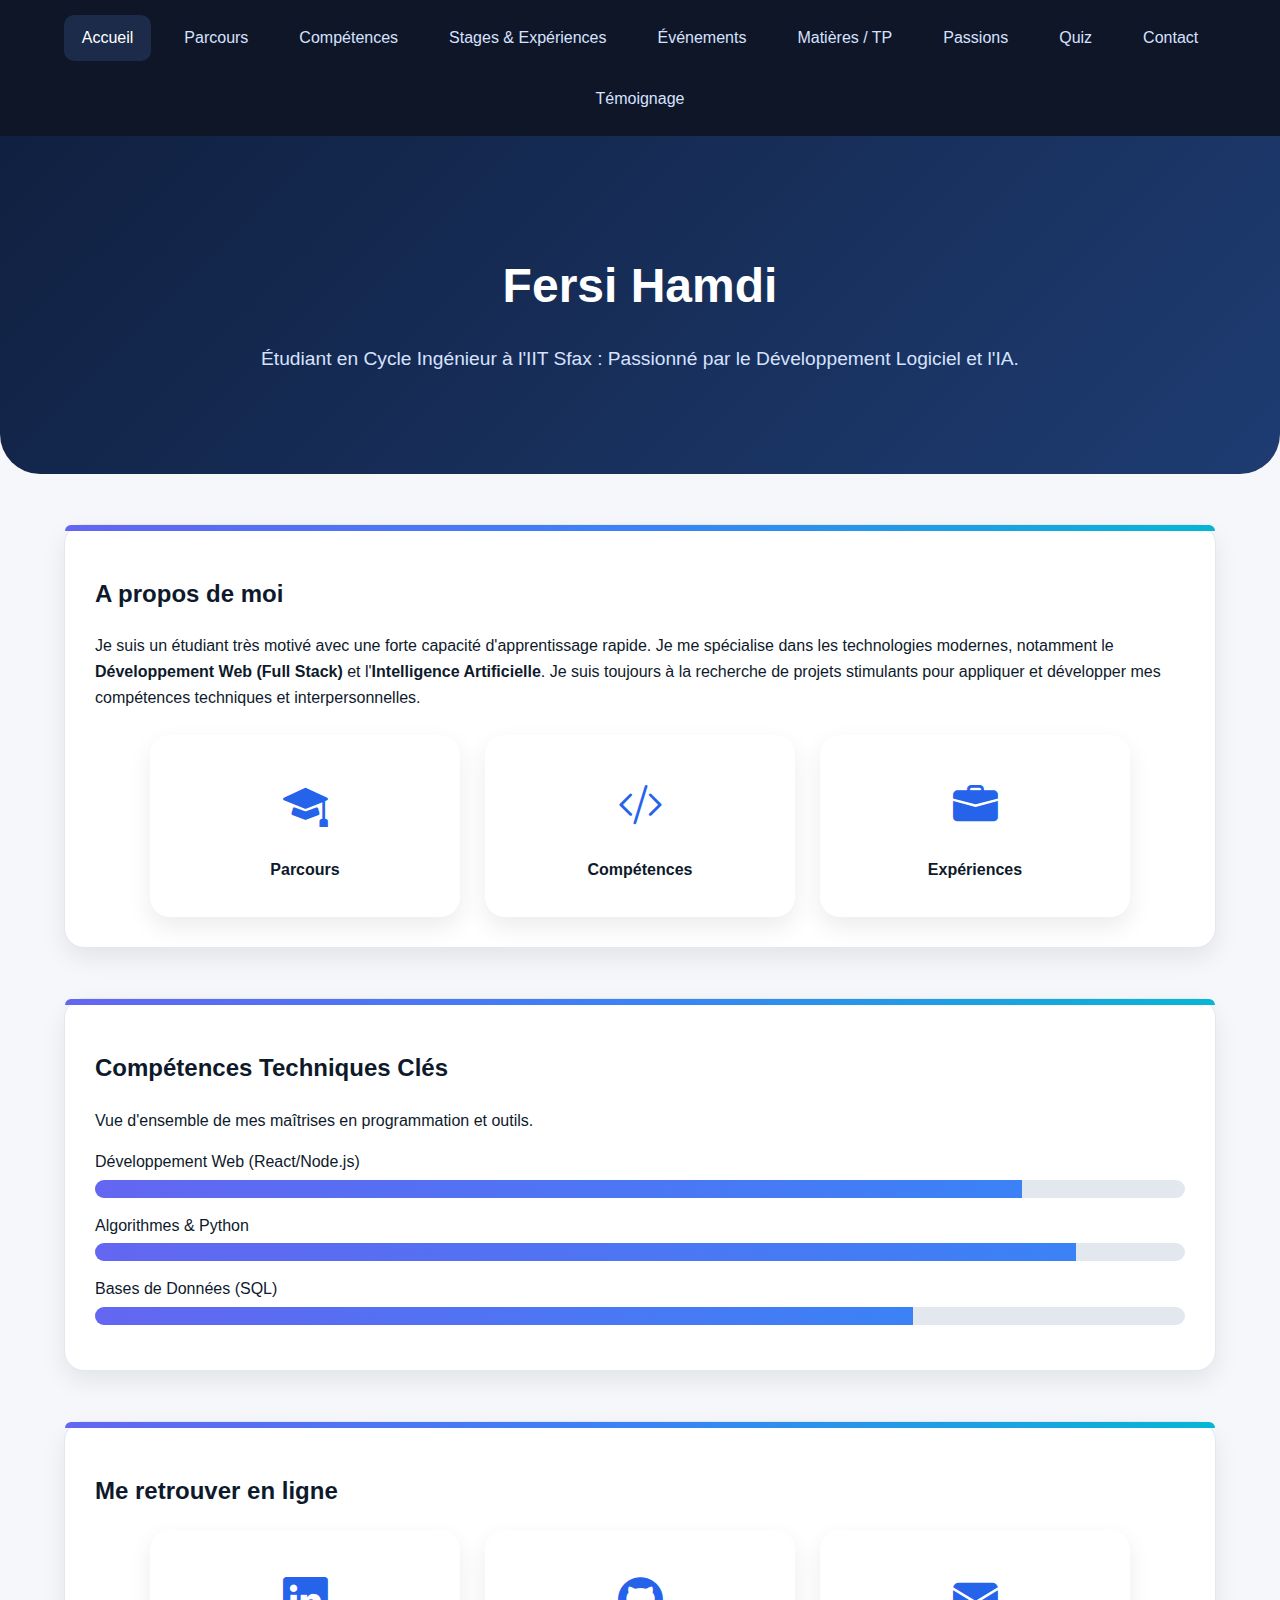
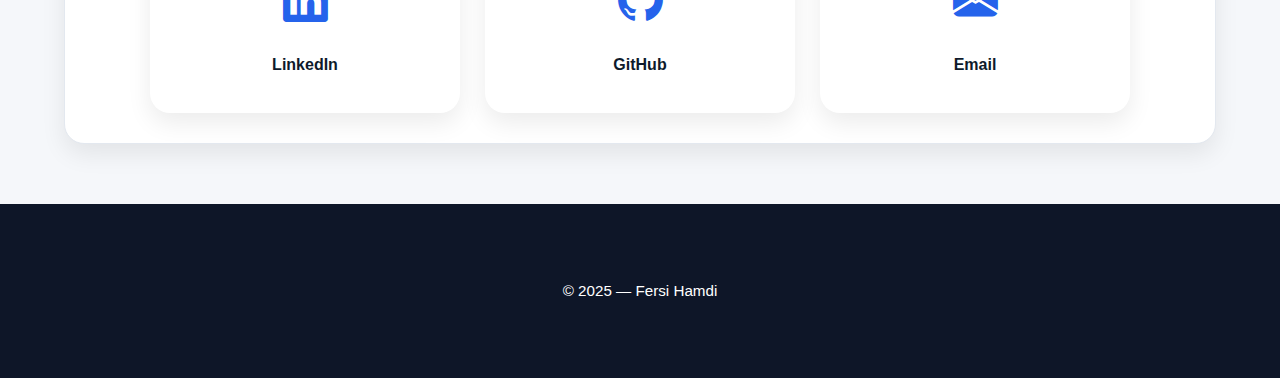
<file: index.html>
<!doctype html>
<html lang="fr">

<head>
  <meta charset="utf-8">
  <meta name="viewport" content="width=device-width, initial-scale=1">
  <title>Accueil — Fersi Hamdi</title>

  <link rel="stylesheet" href="global.css">
  <link rel="stylesheet" href="index.css">
  
  <link rel="stylesheet" href="https://cdn.jsdelivr.net/npm/bootstrap-icons@1.11.1/font/bootstrap-icons.css">
</head>

<body>
  <nav class="nav-modern">
    <a href="index.html" class="active">Accueil</a>
    <a href="parcours.html">Parcours</a>
    <a href="competences.html">Compétences</a>
    <a href="stages.html">Stages & Expériences</a>
    <a href="evenements.html">Événements</a>
    <a href="matieres.html">Matières / TP</a>
    <a href="passions.html">Passions</a>
    <a href="quiz.html">Quiz</a>
    <a href="contact.html">Contact</a>
    <a href="temoignage.html">Témoignage</a>
  </nav>

  <header class="header-hero">
    <h1>Fersi Hamdi</h1>
    <p>Étudiant en Cycle Ingénieur à l'IIT Sfax : Passionné par le Développement Logiciel et l'IA.</p>
  </header>

  <main class="container">

    <section class="modern-card">
      <h2>A propos de moi</h2>
      <p>Je suis un étudiant très motivé avec une forte capacité d'apprentissage rapide. Je me spécialise dans les technologies modernes, notamment le <strong>Développement Web (Full Stack)</strong> et l'<strong>Intelligence Artificielle</strong>. Je suis toujours à la recherche de projets stimulants pour appliquer et développer mes compétences techniques et interpersonnelles.</p>
      <div class="d-flex" style="margin-top: 25px;">
        <a href="parcours.html" class="modern-link-card">
          <div class="icon-wrapper mb-3"><i class="bi bi-mortarboard-fill"></i></div>
          <strong>Parcours</strong>
        </a>
        <a href="competences.html" class="modern-link-card">
          <div class="icon-wrapper mb-3"><i class="bi bi-code-slash"></i></div>
          <strong>Compétences</strong>
        </a>
        <a href="stages.html" class="modern-link-card">
          <div class="icon-wrapper mb-3"><i class="bi bi-briefcase-fill"></i></div>
          <strong>Expériences</strong>
        </a>
      </div>
    </section>

    <section class="modern-card">
      <h2>Compétences Techniques Clés</h2>
      <p>Vue d'ensemble de mes maîtrises en programmation et outils.</p>
      <div class="progress-container">
        <div class="progress-title">Développement Web (React/Node.js)</div>
        <div class="skill-bar"><span style="width: 85%;"></span></div>
        <div class="progress-title">Algorithmes & Python</div>
        <div class="skill-bar"><span style="width: 90%;"></span></div>
        <div class="progress-title">Bases de Données (SQL)</div>
        <div class="skill-bar"><span style="width: 75%;"></span></div>
      </div>
    </section>

    <section class="modern-card text-center">
      <h2>Me retrouver en ligne</h2>
      <div class="d-flex">
        <a href="https://www.linkedin.com/in/fersihamdi" target="_blank" class="modern-link-card">
          <div class="icon-wrapper mb-3"><i class="bi bi-linkedin"></i></div>
          <strong>LinkedIn</strong>
        </a>
        <a href="https://github.com/votre-github" target="_blank" class="modern-link-card">
          <div class="icon-wrapper mb-3"><i class="bi bi-github"></i></div>
          <strong>GitHub</strong>
        </a>
        <a href="mailto:fersihamdi@example.com" class="modern-link-card">
          <div class="icon-wrapper mb-3"><i class="bi bi-envelope-fill"></i></div>
          <strong>Email</strong>
        </a>
      </div>
    </section>

  </main>

  <footer>
    <div class="container">© 2025 — Fersi Hamdi</div>
  </footer>

</body>

</html>
</file>
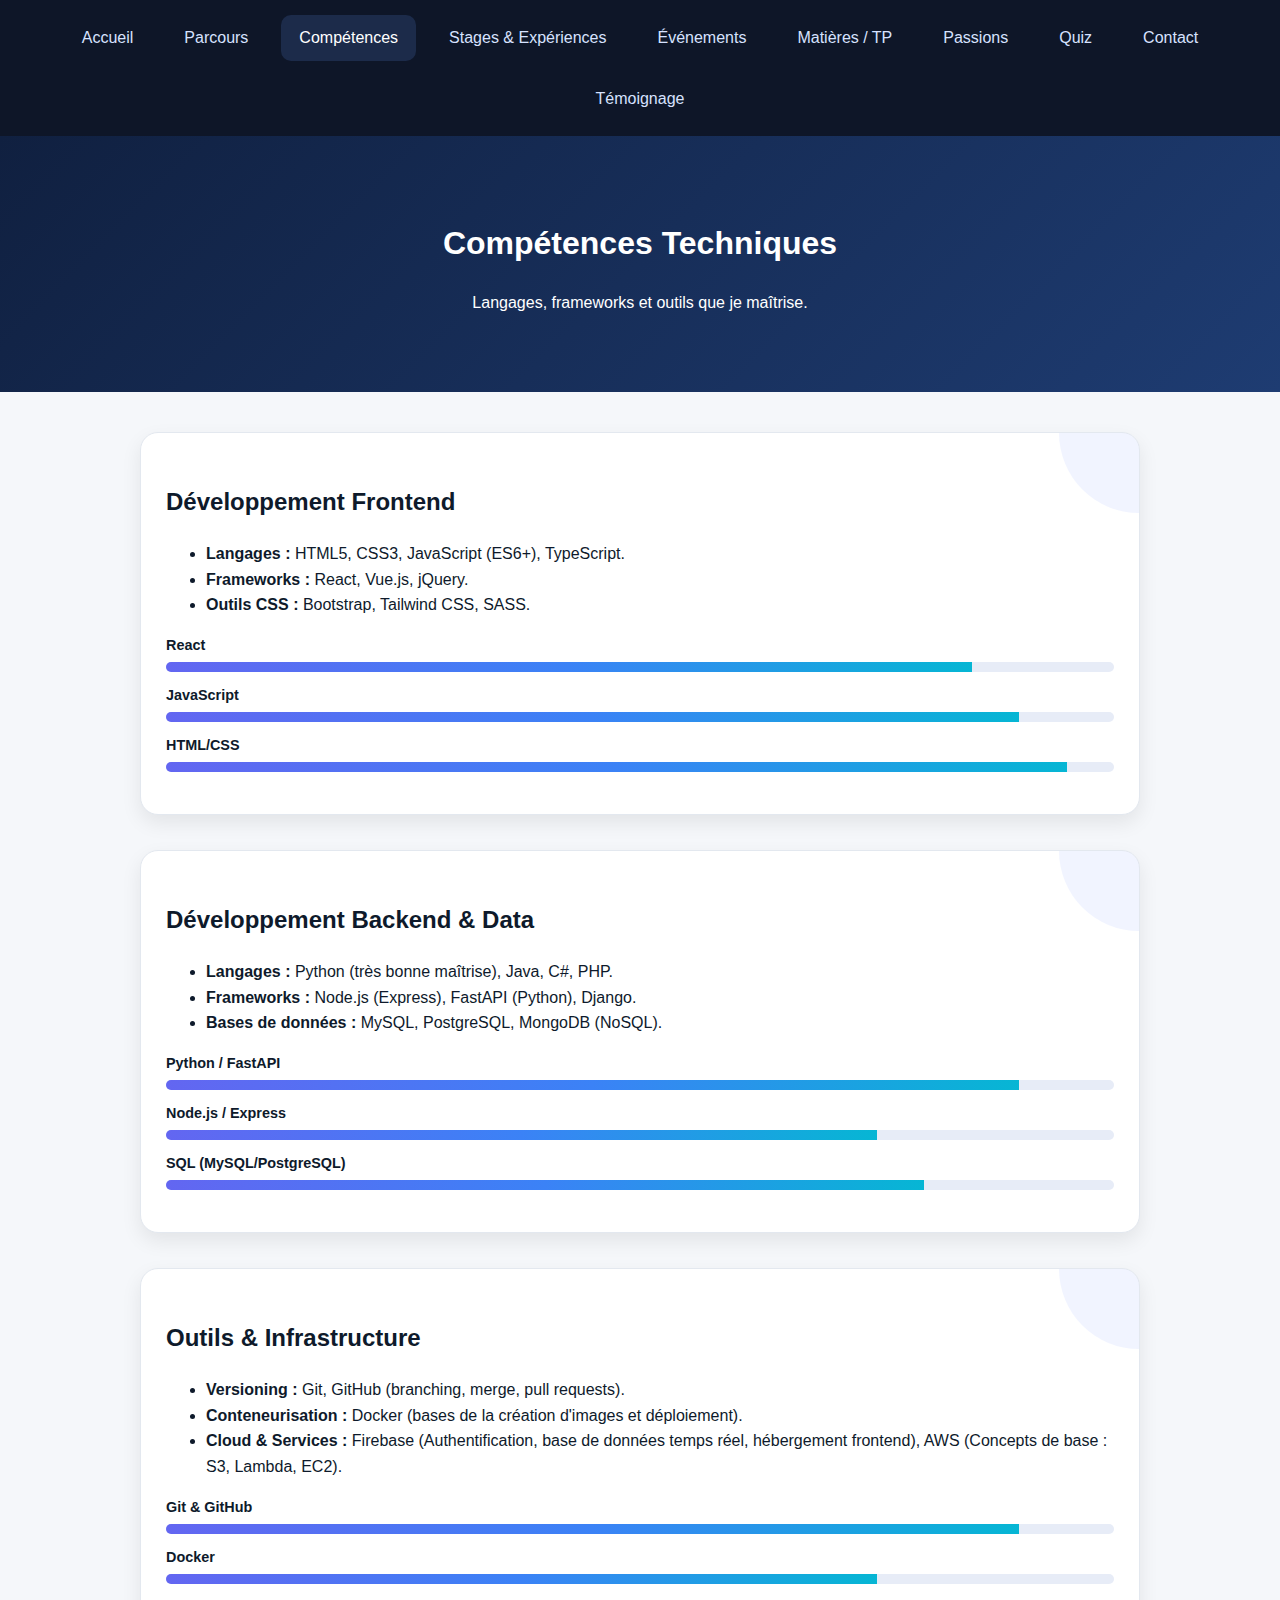
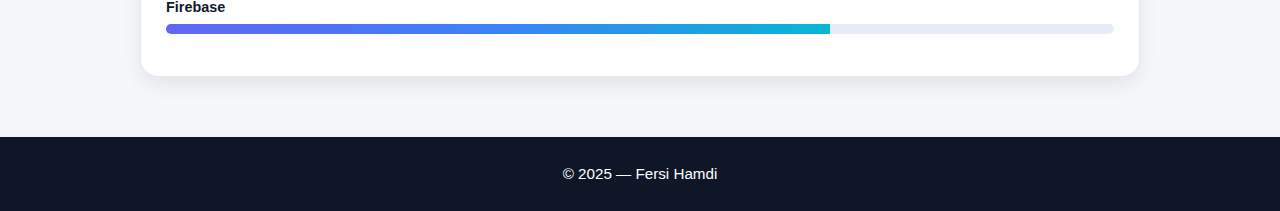
<file: competences.html>
<!doctype html>
<html lang="fr">

<head>
  <meta charset="utf-8">
  <meta name="viewport" content="width=device-width,initial-scale=1">
  <title>Compétences — Fersi Hamdi</title>
  
  <link rel="stylesheet" href="global.css">
  <link rel="stylesheet" href="competences.css">
</head>

<body>
  <nav class="nav-modern">
    <a href="index.html">Accueil</a>
    <a href="parcours.html">Parcours</a>
    <a href="competences.html" class="active">Compétences</a>
    <a href="stages.html">Stages & Expériences</a>
    <a href="evenements.html">Événements</a>
    <a href="matieres.html">Matières / TP</a>
    <a href="passions.html">Passions</a>
    <a href="quiz.html">Quiz</a>
    <a href="contact.html">Contact</a>
    <a href="temoignage.html">Témoignage</a>
  </nav>

  <header class="page-header">
    <h1>Compétences Techniques</h1>
    <p>Langages, frameworks et outils que je maîtrise.</p>
  </header>

  <main class="container">

    <section class="skill-card">
      <h2>Développement Frontend</h2>
      <ul>
        <li><strong>Langages :</strong> HTML5, CSS3, JavaScript (ES6+), TypeScript.</li>
        <li><strong>Frameworks :</strong> React, Vue.js, jQuery.</li>
        <li><strong>Outils CSS :</strong> Bootstrap, Tailwind CSS, SASS.</li>
      </ul>
      <div class="progress-container">
        <div class="progress-title">React</div>
        <div class="progress-bar"><div class="progress-fill" style="width:85%;"></div></div>
        <div class="progress-title">JavaScript</div>
        <div class="progress-bar"><div class="progress-fill" style="width:90%;"></div></div>
        <div class="progress-title">HTML/CSS</div>
        <div class="progress-bar"><div class="progress-fill" style="width:95%;"></div></div>
      </div>
    </section>

    <section class="skill-card">
      <h2>Développement Backend & Data</h2>
      <ul>
        <li><strong>Langages :</strong> Python (très bonne maîtrise), Java, C#, PHP.</li>
        <li><strong>Frameworks :</strong> Node.js (Express), FastAPI (Python), Django.</li>
        <li><strong>Bases de données :</strong> MySQL, PostgreSQL, MongoDB (NoSQL).</li>
      </ul>
      <div class="progress-container">
        <div class="progress-title">Python / FastAPI</div>
        <div class="progress-bar"><div class="progress-fill" style="width:90%;"></div></div>
        <div class="progress-title">Node.js / Express</div>
        <div class="progress-bar"><div class="progress-fill" style="width:75%;"></div></div>
        <div class="progress-title">SQL (MySQL/PostgreSQL)</div>
        <div class="progress-bar"><div class="progress-fill" style="width:80%;"></div></div>
      </div>
    </section>

    <section class="skill-card">
      <h2>Outils & Infrastructure</h2>
      <ul>
        <li><strong>Versioning :</strong> Git, GitHub (branching, merge, pull requests).</li>
        <li><strong>Conteneurisation :</strong> Docker (bases de la création d'images et déploiement).</li>
        <li><strong>Cloud & Services :</strong> Firebase (Authentification, base de données temps réel, hébergement frontend), AWS (Concepts de base : S3, Lambda, EC2).</li>
      </ul>
      <div class="progress-container">
        <div class="progress-title">Git & GitHub</div>
        <div class="progress-bar"><div class="progress-fill" style="width:90%;"></div></div>
        <div class="progress-title">Docker</div>
        <div class="progress-bar"><div class="progress-fill" style="width:75%;"></div></div>
        <div class="progress-title">Firebase</div>
        <div class="progress-bar"><div class="progress-fill" style="width:70%;"></div></div>
      </div>
    </section>

  </main>

  <footer>
    © 2025 — Fersi Hamdi
  </footer>
</body>

</html>
</file>
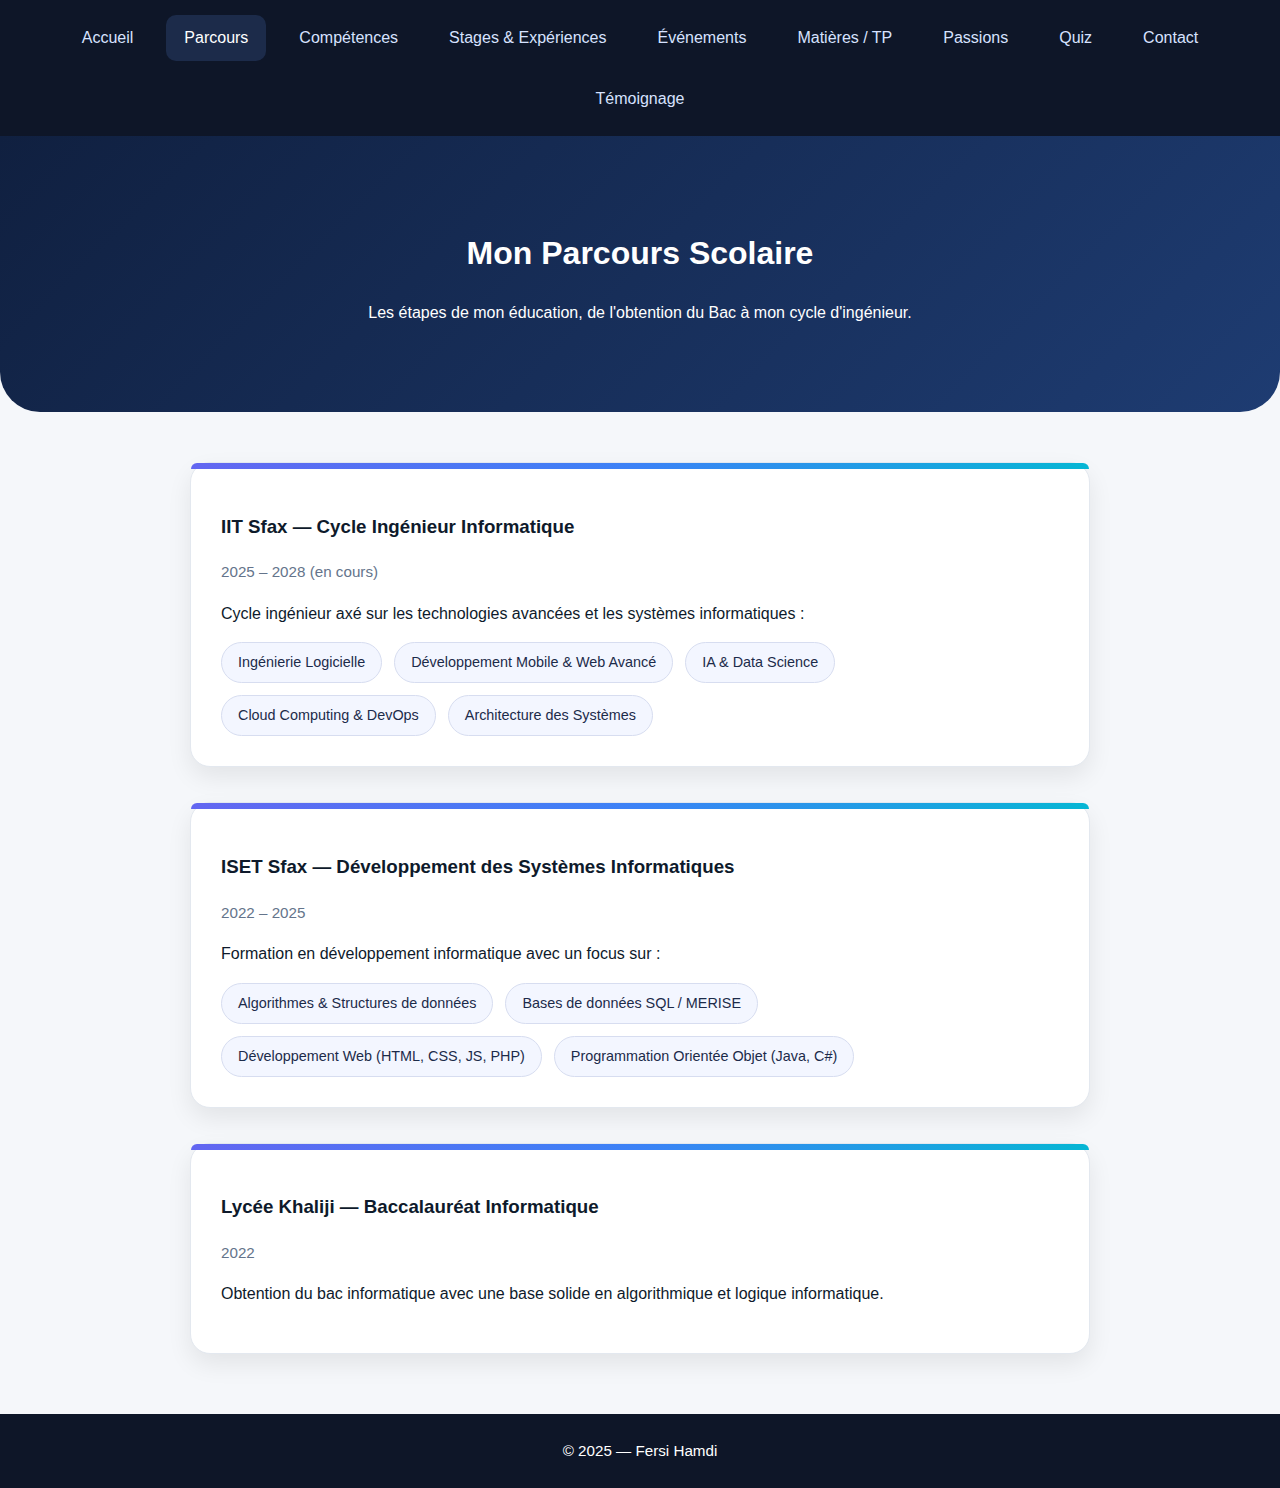
<file: parcours.html>
<!doctype html>
<html lang="fr">

<head>
  <meta charset="utf-8">
  <meta name="viewport" content="width=device-width,initial-scale=1">
  <title>Parcours académique — Fersi Hamdi</title>
  
  <link rel="stylesheet" href="global.css">
  <link rel="stylesheet" href="parcours.css">
</head>

<body>
  <nav class="nav-modern">
    <a href="index.html">Accueil</a>
    <a href="parcours.html" class="active">Parcours</a>
    <a href="competences.html">Compétences</a>
    <a href="stages.html">Stages & Expériences</a>
    <a href="evenements.html">Événements</a>
    <a href="matieres.html">Matières / TP</a>
    <a href="passions.html">Passions</a>
    <a href="quiz.html">Quiz</a>
    <a href="contact.html">Contact</a>
    <a href="temoignage.html">Témoignage</a>
  </nav>

  <header class="page-header">
    <h1>Mon Parcours Scolaire</h1>
    <p>Les étapes de mon éducation, de l'obtention du Bac à mon cycle d'ingénieur.</p>
  </header>

  <main class="container">

    <section class="modern-card">
      <h3>IIT Sfax — Cycle Ingénieur Informatique</h3>
      <p class="date">2025 – 2028 (en cours)</p>
      <p>Cycle ingénieur axé sur les technologies avancées et les systèmes informatiques :</p>
      <div class="badge-group">
        <span class="badge">Ingénierie Logicielle</span>
        <span class="badge">Développement Mobile & Web Avancé</span>
        <span class="badge">IA & Data Science</span>
        <span class="badge">Cloud Computing & DevOps</span>
        <span class="badge">Architecture des Systèmes</span>
      </div>
    </section>

    <section class="modern-card">
      <h3>ISET Sfax — Développement des Systèmes Informatiques</h3>
      <p class="date">2022 – 2025</p>
      <p>Formation en développement informatique avec un focus sur :</p>
      <div class="badge-group">
        <span class="badge">Algorithmes & Structures de données</span>
        <span class="badge">Bases de données SQL / MERISE</span>
        <span class="badge">Développement Web (HTML, CSS, JS, PHP)</span>
        <span class="badge">Programmation Orientée Objet (Java, C#)</span>
      </div>
    </section>

    <section class="modern-card">
      <h3>Lycée Khaliji — Baccalauréat Informatique</h3>
      <p class="date">2022</p>
      <p>Obtention du bac informatique avec une base solide en algorithmique et logique informatique.</p>
    </section>

  </main>

  <footer>
    © 2025 — Fersi Hamdi
  </footer>
</body>

</html>
</file>
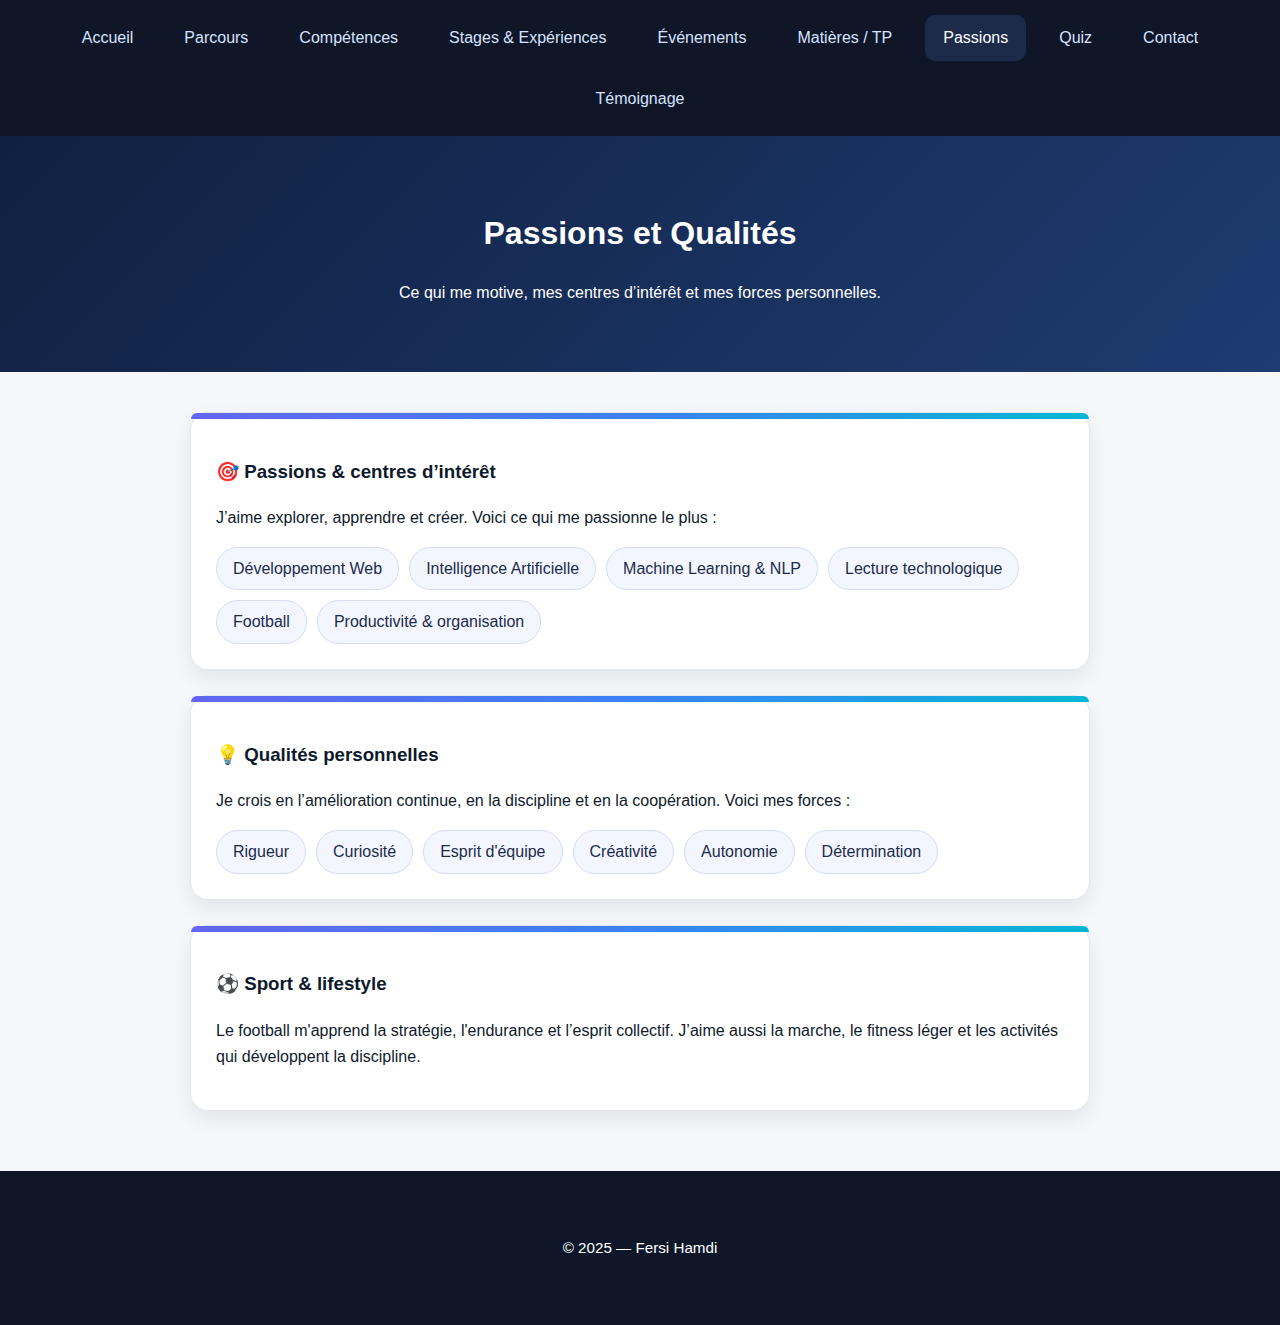
<file: passions.html>
<!doctype html>
<html lang="fr">

<head>
  <meta charset="utf-8">
  <meta name="viewport" content="width=device-width,initial-scale=1">
  <title>Passions — Fersi Hamdi</title>

  <link rel="stylesheet" href="global.css">
  <link rel="stylesheet" href="passions.css">
</head>

<body>
  <nav class="nav-modern">
    <a href="index.html">Accueil</a>
    <a href="parcours.html">Parcours</a>
    <a href="competences.html">Compétences</a>
    <a href="stages.html">Stages & Expériences</a>
    <a href="evenements.html">Événements</a>
    <a href="matieres.html">Matières / TP</a>
    <a href="passions.html" class="active">Passions</a>
    <a href="quiz.html">Quiz</a>
    <a href="contact.html">Contact</a>
    <a href="temoignage.html">Témoignage</a>
  </nav>

  <header class="page-header">
    <h1>Passions et Qualités</h1>
    <p>Ce qui me motive, mes centres d’intérêt et mes forces personnelles.</p>
  </header>

  <main class="container">

    <section class="modern-card">
      <h3>🎯 Passions & centres d’intérêt</h3>
      <p>J’aime explorer, apprendre et créer. Voici ce qui me passionne le plus :</p>
      <div class="badge-group">
        <span class="badge">Développement Web</span>
        <span class="badge">Intelligence Artificielle</span>
        <span class="badge">Machine Learning & NLP</span>
        <span class="badge">Lecture technologique</span>
        <span class="badge">Football</span>
        <span class="badge">Productivité & organisation</span>
      </div>
    </section>

    <section class="modern-card">
      <h3>💡 Qualités personnelles</h3>
      <p>Je crois en l’amélioration continue, en la discipline et en la coopération. Voici mes forces :</p>
      <div class="badge-group">
        <span class="badge">Rigueur</span>
        <span class="badge">Curiosité</span>
        <span class="badge">Esprit d'équipe</span>
        <span class="badge">Créativité</span>
        <span class="badge">Autonomie</span>
        <span class="badge">Détermination</span>
      </div>
    </section>

    <section class="modern-card">
      <h3>⚽ Sport & lifestyle</h3>
      <p>
        Le football m'apprend la stratégie, l'endurance et l’esprit collectif.  
        J’aime aussi la marche, le fitness léger et les activités qui développent la discipline.
      </p>
    </section>

  </main>

  <footer>
    <div class="container">© 2025 — Fersi Hamdi</div>
  </footer>
</body>

</html>
</file>
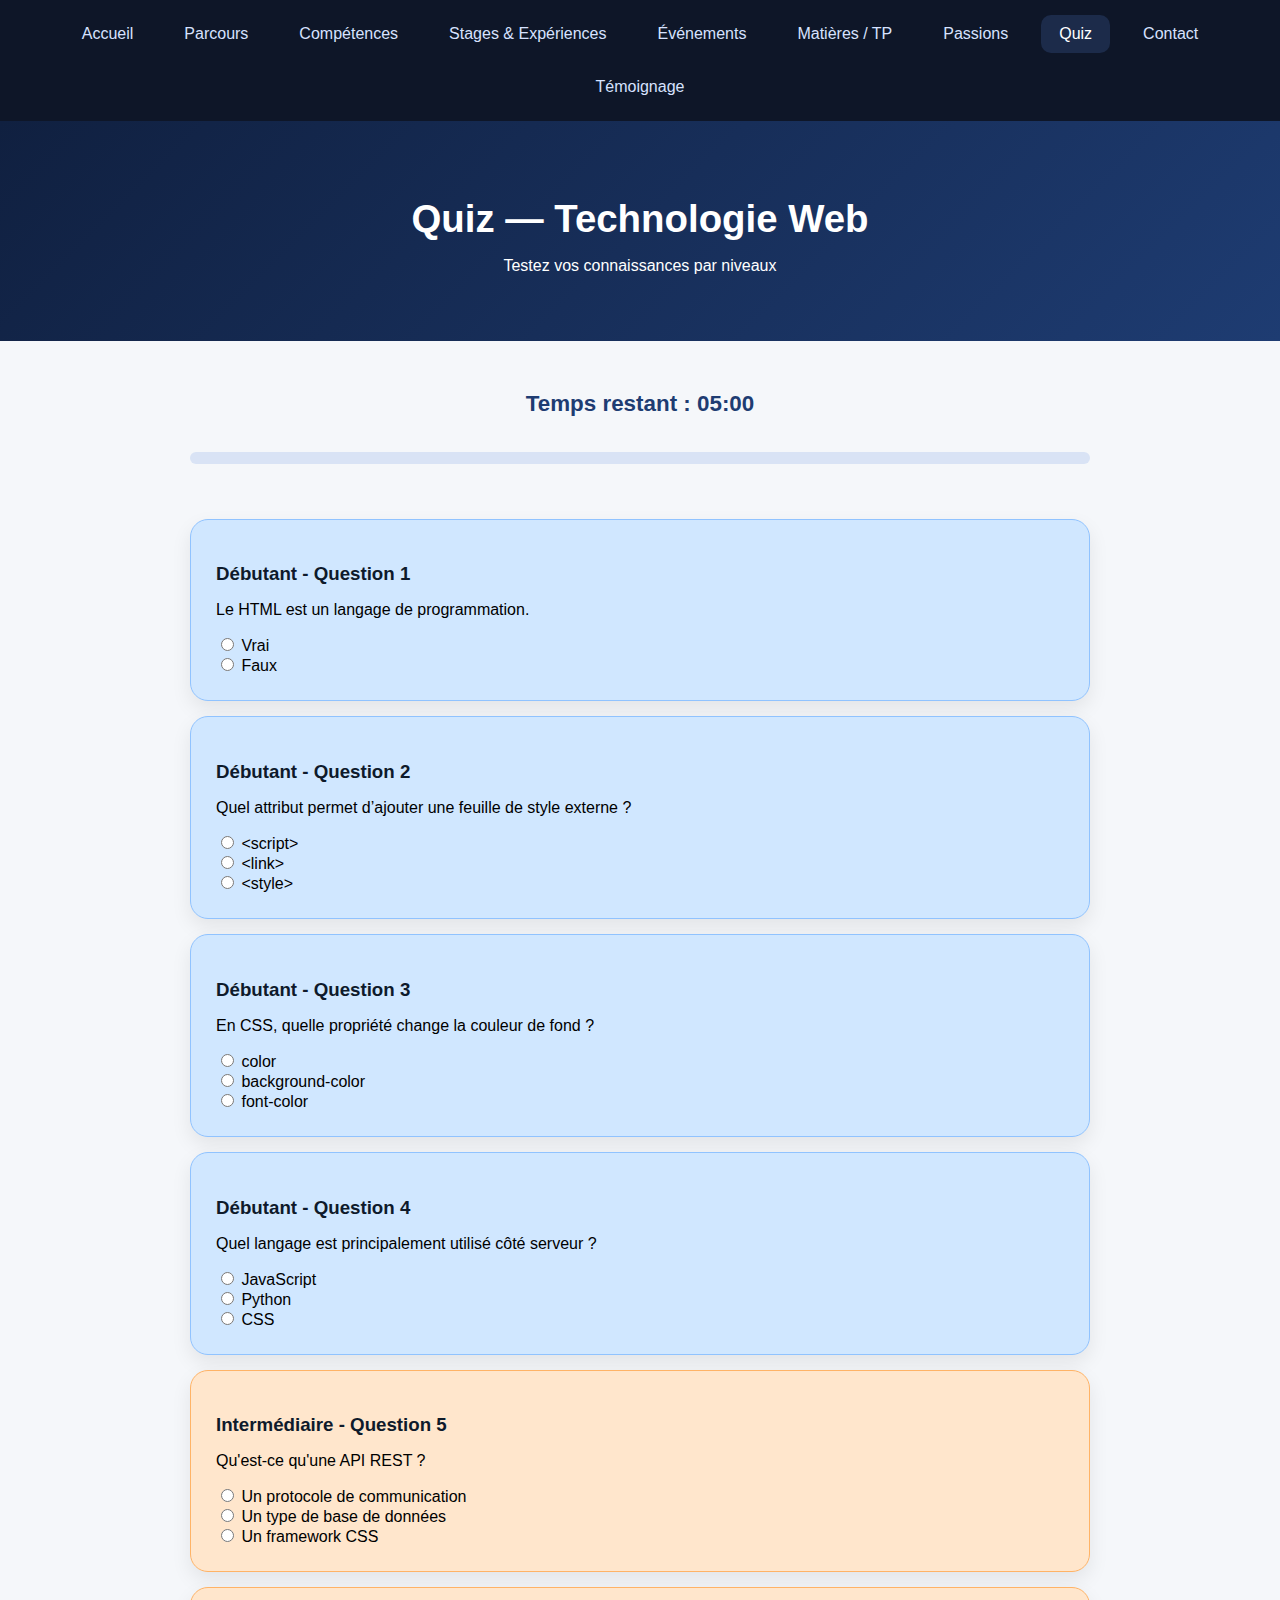
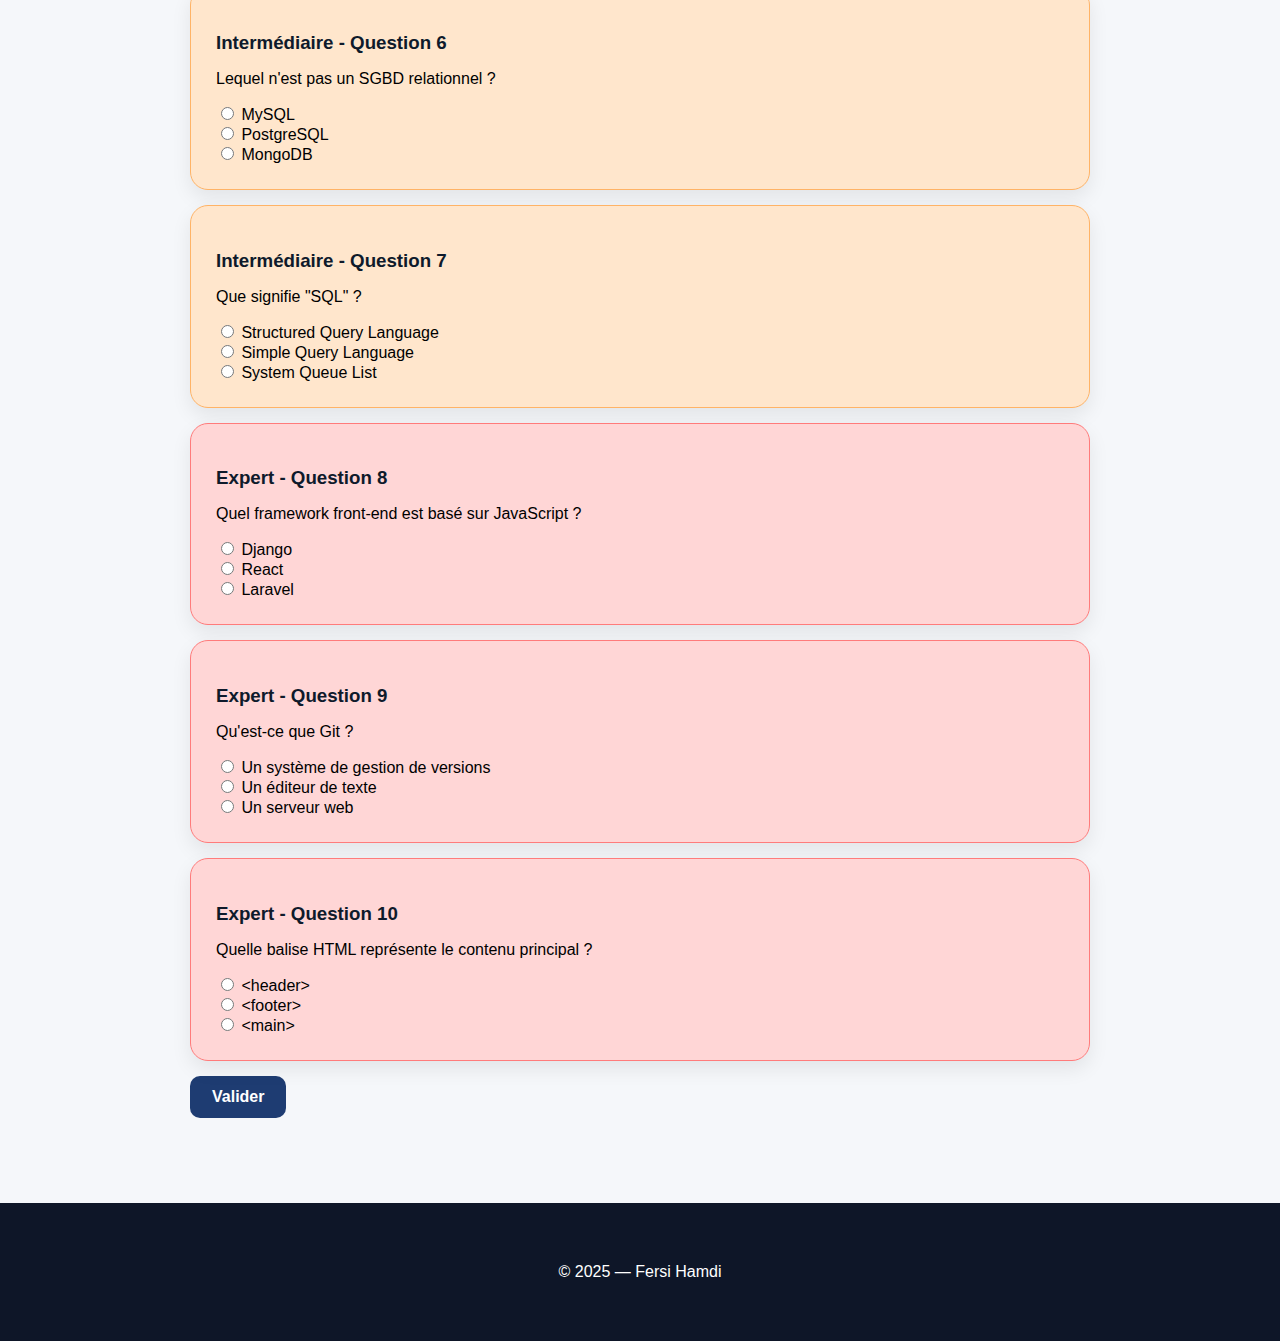
<file: quiz.html>
<!doctype html>
<html lang="fr">

<head>
  <meta charset="utf-8">
  <meta name="viewport" content="width=device-width,initial-scale=1">
  <title>Quiz — Fersi Hamdi</title>

  <link rel="stylesheet" href="quiz.css">
  
</head>

<body>

  <nav class="nav-modern">
    <a href="index.html">Accueil</a>
    <a href="parcours.html">Parcours</a>
    <a href="competences.html">Compétences</a>
    <a href="stages.html">Stages & Expériences</a>
    <a href="evenements.html">Événements</a>
    <a href="matieres.html">Matières / TP</a>
    <a href="passions.html">Passions</a>
    <a href="quiz.html" class="active">Quiz</a>
    <a href="contact.html">Contact</a>
    <a href="temoignage.html">Témoignage</a>
  </nav>

  <header class="page-header">
    <h1>Quiz — Technologie Web</h1>
    <p>Testez vos connaissances par niveaux</p>
  </header>

  <main class="container">

    <div id="timer">Temps restant : 05:00</div>
    <div id="progressBarBackground">
      <div id="progressBarFill"></div>
    </div>

    <form id="quizForm">

      <div class="modern-card level-debutant">
        <h3>Débutant - Question 1</h3>
        <p>Le HTML est un langage de programmation.</p>
        <label><input type="radio" name="q0" value="0"> Vrai</label><br>
        <label><input type="radio" name="q0" value="1"> Faux</label>
      </div>

      <div class="modern-card level-debutant">
        <h3>Débutant - Question 2</h3>
        <p>Quel attribut permet d’ajouter une feuille de style externe ?</p>
        <label><input type="radio" name="q1" value="0"> &lt;script&gt;</label><br>
        <label><input type="radio" name="q1" value="1"> &lt;link&gt;</label><br>
        <label><input type="radio" name="q1" value="2"> &lt;style&gt;</label>
      </div>

      <div class="modern-card level-debutant">
        <h3>Débutant - Question 3</h3>
        <p>En CSS, quelle propriété change la couleur de fond ?</p>
        <label><input type="radio" name="q2" value="0"> color</label><br>
        <label><input type="radio" name="q2" value="1"> background-color</label><br>
        <label><input type="radio" name="q2" value="2"> font-color</label>
      </div>

      <div class="modern-card level-debutant">
        <h3>Débutant - Question 4</h3>
        <p>Quel langage est principalement utilisé côté serveur ?</p>
        <label><input type="radio" name="q3" value="0"> JavaScript</label><br>
        <label><input type="radio" name="q3" value="1"> Python</label><br>
        <label><input type="radio" name="q3" value="2"> CSS</label>
      </div>

      <div class="modern-card level-intermediaire">
        <h3>Intermédiaire - Question 5</h3>
        <p>Qu'est-ce qu'une API REST ?</p>
        <label><input type="radio" name="q4" value="0"> Un protocole de communication</label><br>
        <label><input type="radio" name="q4" value="1"> Un type de base de données</label><br>
        <label><input type="radio" name="q4" value="2"> Un framework CSS</label>
      </div>

      <div class="modern-card level-intermediaire">
        <h3>Intermédiaire - Question 6</h3>
        <p>Lequel n'est pas un SGBD relationnel ?</p>
        <label><input type="radio" name="q5" value="0"> MySQL</label><br>
        <label><input type="radio" name="q5" value="1"> PostgreSQL</label><br>
        <label><input type="radio" name="q5" value="2"> MongoDB</label>
      </div>

      <div class="modern-card level-intermediaire">
        <h3>Intermédiaire - Question 7</h3>
        <p>Que signifie "SQL" ?</p>
        <label><input type="radio" name="q6" value="0"> Structured Query Language</label><br>
        <label><input type="radio" name="q6" value="1"> Simple Query Language</label><br>
        <label><input type="radio" name="q6" value="2"> System Queue List</label>
      </div>

      <div class="modern-card level-expert">
        <h3>Expert - Question 8</h3>
        <p>Quel framework front-end est basé sur JavaScript ?</p>
        <label><input type="radio" name="q7" value="0"> Django</label><br>
        <label><input type="radio" name="q7" value="1"> React</label><br>
        <label><input type="radio" name="q7" value="2"> Laravel</label>
      </div>

      <div class="modern-card level-expert">
        <h3>Expert - Question 9</h3>
        <p>Qu'est-ce que Git ?</p>
        <label><input type="radio" name="q8" value="0"> Un système de gestion de versions</label><br>
        <label><input type="radio" name="q8" value="1"> Un éditeur de texte</label><br>
        <label><input type="radio" name="q8" value="2"> Un serveur web</label>
      </div>

      <div class="modern-card level-expert">
        <h3>Expert - Question 10</h3>
        <p>Quelle balise HTML représente le contenu principal ?</p>
        <label><input type="radio" name="q9" value="0"> &lt;header&gt;</label><br>
        <label><input type="radio" name="q9" value="1"> &lt;footer&gt;</label><br>
        <label><input type="radio" name="q9" value="2"> &lt;main&gt;</label>
      </div>

      <button class="btn-submit" type="submit">Valider</button>
    </form>

    <div id="result"></div>
  </main>

  <footer>
    <div class="container">© 2025 — Fersi Hamdi</div>
  </footer>

  <script src="quiz.js"></script>

</body>

</html>
</file>
<file: global.css>
/* global.css */
body {
  background: #f5f7fa;
  margin: 0;
  font-family: 'Poppins', sans-serif;
  line-height: 1.6;
  color: #0e1a2b;
}

a { text-decoration: none; }

/* NAVBAR */
.nav-modern {
  display: flex;
  flex-wrap: wrap;
  gap: 15px;
  padding: 15px 25px;
  background: #0e1628;
  justify-content: center;
}

.nav-modern a {
  color: #d7e2ff;
  padding: 10px 18px;
  border-radius: 10px;
  font-weight: 500;
  transition: 0.3s;
}

.nav-modern a:hover,
.nav-modern a.active {
  background: #1c2b4a;
  color: white;
}

/* FOOTER */
footer {
  text-align: center;
  padding: 25px;
  margin-top: 60px;
  background: #0e1628;
  color: white;
  font-size: 0.95rem;
}
</file>
<file: index.css>
/* index.css */
.header-hero {
    text-align: center;
    padding: 80px 20px;
    background: linear-gradient(135deg, #102040, #1e3c72);
    color: white;
    border-bottom-left-radius: 40px;
    border-bottom-right-radius: 40px;
}
.header-hero h1 { font-size: 3rem; margin-bottom: 12px; }
.header-hero p { font-size: 1.2rem; color: #d7e2ff; }

.container { width: 90%; max-width: 1200px; margin: 50px auto; display: flex; flex-direction: column; gap: 50px; }

.modern-card {
    background: white; border-radius: 20px; padding: 30px;
    box-shadow: 0 10px 25px rgba(0,0,0,0.08); border: 1px solid #e3e8ef;
    position: relative; transition: 0.3s;
}
.modern-card:hover { transform: translateY(-5px); }
.modern-card::before {
    content: ""; position: absolute; top: 0; left: 0; width: 100%; height: 6px;
    background: linear-gradient(90deg, #6366f1, #3b82f6, #06b6d4);
    border-radius: 20px 20px 0 0;
}

/* Barres de compétences (Index) */
.skill-bar {
    background: #e3e8ef; border-radius: 20px; height: 18px;
    overflow: hidden; margin-top: 5px; margin-bottom: 15px;
}
.skill-bar span {
    display: block; height: 100%; background: linear-gradient(90deg, #6366f1, #3b82f6);
}

/* Cartes liens (Index) */
.d-flex { display: flex; justify-content: center; flex-wrap: wrap; gap: 25px; }
.modern-link-card {
    background: white; padding: 35px 25px; border-radius: 20px;
    box-shadow: 0 10px 25px rgba(0,0,0,0.08); text-align: center;
    width: 260px; transition: 0.3s; display: block; color: inherit;
}
.modern-link-card:hover { transform: translateY(-8px); }
.modern-link-card i { font-size: 2.8rem; color: #2563eb; display: block; margin-bottom: 15px; }
</file>
<file: competences.css>
/* competences.css */
.page-header {
    text-align: center; padding: 60px 20px;
    background: linear-gradient(135deg, #102040, #1e3c72); color: white;
}
.container { width: 90%; max-width: 1000px; margin: 40px auto; }

.skill-card {
    background: white; border-radius: 18px; padding: 30px 25px;
    margin-bottom: 35px; box-shadow: 0 8px 20px rgba(0,0,0,0.08);
    border: 1px solid #e3e8ef; position: relative; overflow: hidden;
    transition: 0.3s;
}
.skill-card:hover { transform: translateY(-5px); }
.skill-card::before {
    content: ""; position: absolute; top: 0; right: 0; width: 80px; height: 80px;
    background: rgba(160, 180, 255, 0.15); border-radius: 0 0 0 100%;
}

.badge-group { display: flex; flex-wrap: wrap; gap: 10px; margin-top: 10px; }
.badge {
    padding: 8px 16px; background: #f3f6ff; color: #1c2b4a;
    border-radius: 30px; border: 1px solid #d7ddf0; font-size: 0.95rem;
}

.progress-container { margin-top: 15px; }
.progress-title { font-size: 0.9rem; margin-bottom: 5px; font-weight: 600; }
.progress-bar {
    width: 100%; height: 10px; background: #e7ecf7;
    border-radius: 6px; overflow: hidden; margin-bottom: 12px;
}
.progress-fill {
    height: 100%; background: linear-gradient(90deg, #6366f1, #3b82f6, #06b6d4);
}
</file>
<file: parcours.css>
/* parcours.css */
.page-header {
    text-align: center; padding: 70px 20px;
    background: linear-gradient(135deg, #102040, #1e3c72); color: white;
    border-radius: 0 0 40px 40px;
}
.container { width: 90%; max-width: 900px; margin: 50px auto; display: flex; flex-direction: column; gap: 35px; }

.modern-card {
    background: white; border-radius: 20px; padding: 30px;
    box-shadow: 0 10px 25px rgba(0,0,0,0.08); border: 1px solid #e3e8ef;
    position: relative; transition: 0.3s;
}
.modern-card:hover { transform: translateY(-5px); }
.modern-card::before {
    content: ""; position: absolute; top: 0; left: 0; width: 100%; height: 6px;
    background: linear-gradient(90deg, #6366f1, #3b82f6, #06b6d4);
    border-radius: 20px 20px 0 0;
}
.date { font-size: 0.95rem; color: #64748b; margin-bottom: 15px; }

.badge-group { display: flex; flex-wrap: wrap; gap: 12px; margin-top: 12px; }
.badge {
    padding: 8px 16px; background: #f3f6ff; color: #1c2b4a;
    border-radius: 30px; border: 1px solid #d7ddf0; font-size: 0.9rem;
}
</file>
<file: passions.css>
/* passions.css */
.page-header {
    text-align: center; padding: 50px 20px;
    background: linear-gradient(135deg, #102040, #1e3c72); color: white;
}
.container { width: 90%; max-width: 900px; margin: 40px auto; display: flex; flex-direction: column; gap: 25px; }

.modern-card {
    background: white; border-radius: 18px; padding: 25px;
    box-shadow: 0 8px 20px rgba(0,0,0,0.08); border: 1px solid #e3e8ef;
    position: relative; transition: 0.2s;
}
.modern-card:hover { transform: translateY(-4px); }
.modern-card::before {
    content: ""; position: absolute; top: 0; left: 0; width: 100%; height: 6px;
    background: linear-gradient(90deg, #6366f1, #3b82f6, #06b6d4);
    border-radius: 18px 18px 0 0;
}

.badge-group { display: flex; flex-wrap: wrap; gap: 10px; margin-top: 10px; }
.badge {
    padding: 8px 16px; background: #f3f6ff; color: #1c2b4a;
    border-radius: 30px; border: 1px solid #d7ddf0;
}
</file>
<file: quiz.css>
body {
    background: #f5f7fa;
    margin: 0;
    font-family: 'Poppins', sans-serif;
  }
  
  /* ==== MODERN NAVBAR ==== */
  .nav-modern {
    display: flex;
    flex-wrap: wrap;
    justify-content: center;
    gap: 15px;
    padding: 15px 25px;
    background: #0e1628;
  }
  
  .nav-modern a {
    color: #d7e2ff;
    text-decoration: none;
    padding: 10px 18px;
    border-radius: 10px;
    font-weight: 500;
    transition: 0.3s;
  }
  
  .nav-modern a:hover,
  .nav-modern a.active {
    background: #1c2b4a;
    color: white;
  }
  
  /* ==== HEADER ==== */
  .page-header {
    text-align: center;
    padding: 50px 20px;
    background: linear-gradient(135deg, #102040, #1e3c72);
    color: white;
  }
  
  .page-header h1 {
    margin-bottom: 10px;
    font-size: 2.4rem;
  }
  
  /* ==== CONTAINER ==== */
  .container {
    width: 90%;
    max-width: 900px;
    margin: 40px auto;
    display: flex;
    flex-direction: column;
    gap: 25px;
  }
  
  /* ==== MODERN CARD ==== */
  .modern-card {
    background: white;
    border-radius: 18px;
    padding: 25px;
    box-shadow: 0 8px 20px rgba(0, 0, 0, 0.08);
    border: 1px solid #e3e8ef;
    transition: 0.2s;
    position: relative;
  }
  
  .modern-card:hover {
    transform: translateY(-4px);
    box-shadow: 0 15px 30px rgba(0, 0, 0, 0.12);
  }
  
  .modern-card h3 {
    margin-bottom: 5px;
    color: #0e1a2b;
  }
  
  .btn-submit {
    padding: 12px 22px;
    font-size: 1rem;
    background: #1e3c72;
    color: white;
    border: none;
    border-radius: 10px;
    cursor: pointer;
    transition: 0.2s;
    font-weight: 600;
    margin-top: 15px;
    align-self: flex-start;
  }
  
  #timer {
    font-size: 1.4rem;
    text-align: center;
    font-weight: 700;
    color: #1e3c72;
    padding: 10px;
  }
  
  #progressBarBackground {
    width: 100%;
    height: 12px;
    background: #d9e3f5;
    border-radius: 20px;
    overflow: hidden;
    margin-bottom: 15px;
  }
  
  #progressBarFill {
    height: 12px;
    width: 0%;
    background: #1e3c72;
    transition: width 0.3s linear;
  }
  
  #result {
    font-size: 1.3rem;
    font-weight: 600;
    text-align: center;
    margin-top: 20px;
    color: #0e1a2b;
  }
  
  .quiz-feedback {
    margin-top: 12px;
    padding: 12px;
    border-radius: 10px;
    font-weight: 500;
  }
  
  footer {
    text-align: center;
    padding: 20px;
    margin-top: 40px;
    background: #0e1628;
    color: white;
  }
  
  /* Colors by level */
  .level-debutant {
    background: #d0e7ff;
    border: 1px solid #90c3ff;
    margin-top: 15px;
  }
  
  .level-intermediaire {
    background: #ffe6cc;
    border: 1px solid #ffb366;
    margin-top: 15px;
  
  }
  
  .level-expert {
    background: #ffd6d6;
    border: 1px solid #ff7b7b;
    margin-top: 15px;
  
  }
</file>
